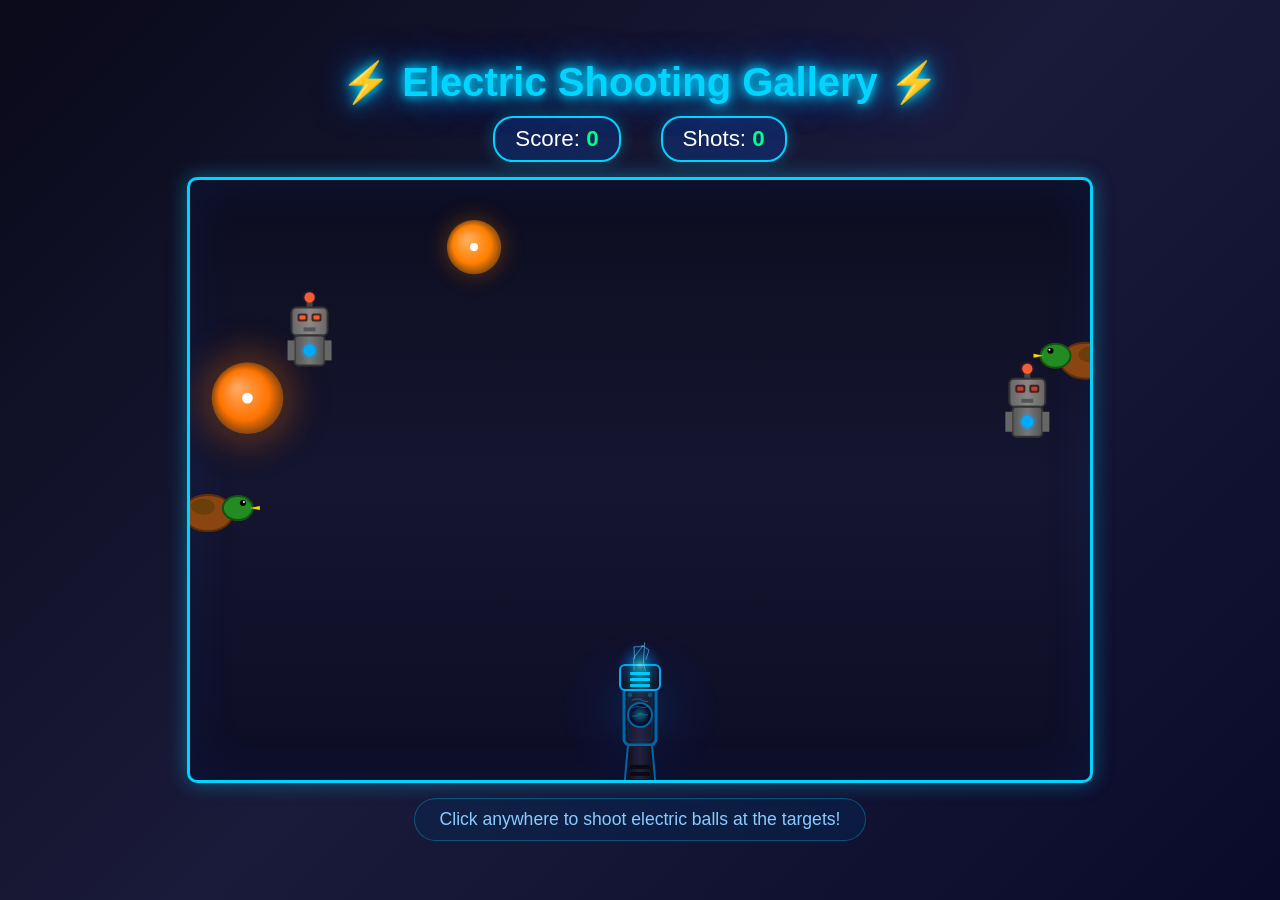
<file: index.html>
<!DOCTYPE html>
<html lang="en">
<head>
    <meta charset="UTF-8">
    <meta name="viewport" content="width=device-width, initial-scale=1.0">
    <title>Electric Ball Shooting Gallery - Jonathan's Game</title>
    <link rel="stylesheet" href="style.css">
</head>
<body>
    <div class="game-container">
        <div class="header">
            <h1>⚡ Electric Shooting Gallery ⚡</h1>
            <div class="stats">
                <span class="score">Score: <span id="score">0</span></span>
                <span class="shots">Shots: <span id="shots">0</span></span>
            </div>
        </div>
        <canvas id="gameCanvas"></canvas>
        <div class="instructions">
            Click anywhere to shoot electric balls at the targets!
        </div>
    </div>
    <script src="game.js"></script>
</body>
</html>
</file>
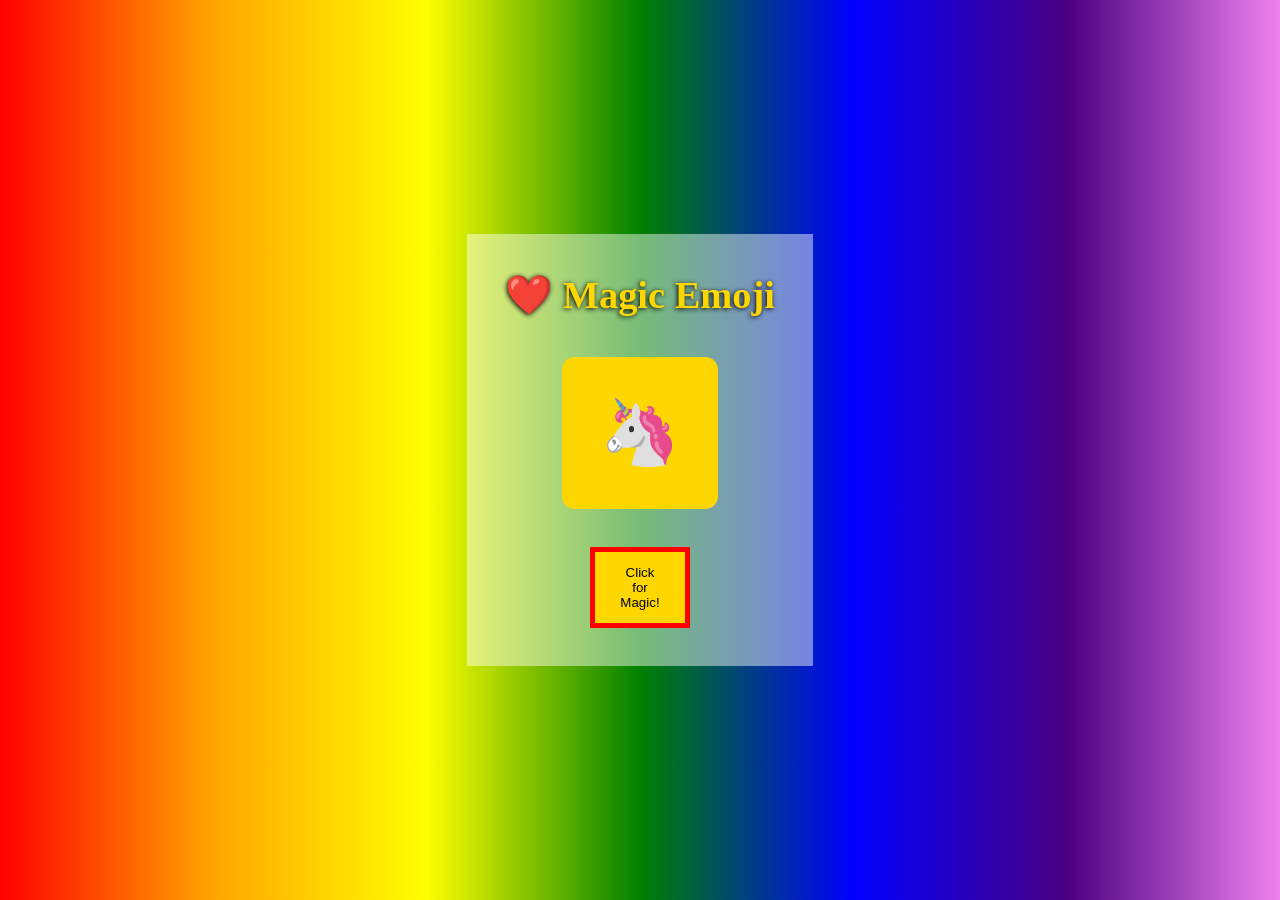
<file: magic-emoji/index.html>
<html>
  <head>
    <title>Magic Emoji</title>
    <link rel="stylesheet" href="style.css" />
  </head>
  <body>
    <div class="wrapper">
      <h1>❤️ Magic Emoji</h1>
      <div class="emoji-box">🦄</div>
      <button>Click <br> for<br> Magic!</button>
    </div>

    <script src="script.js"></script>
  </body>
</html>
</file>
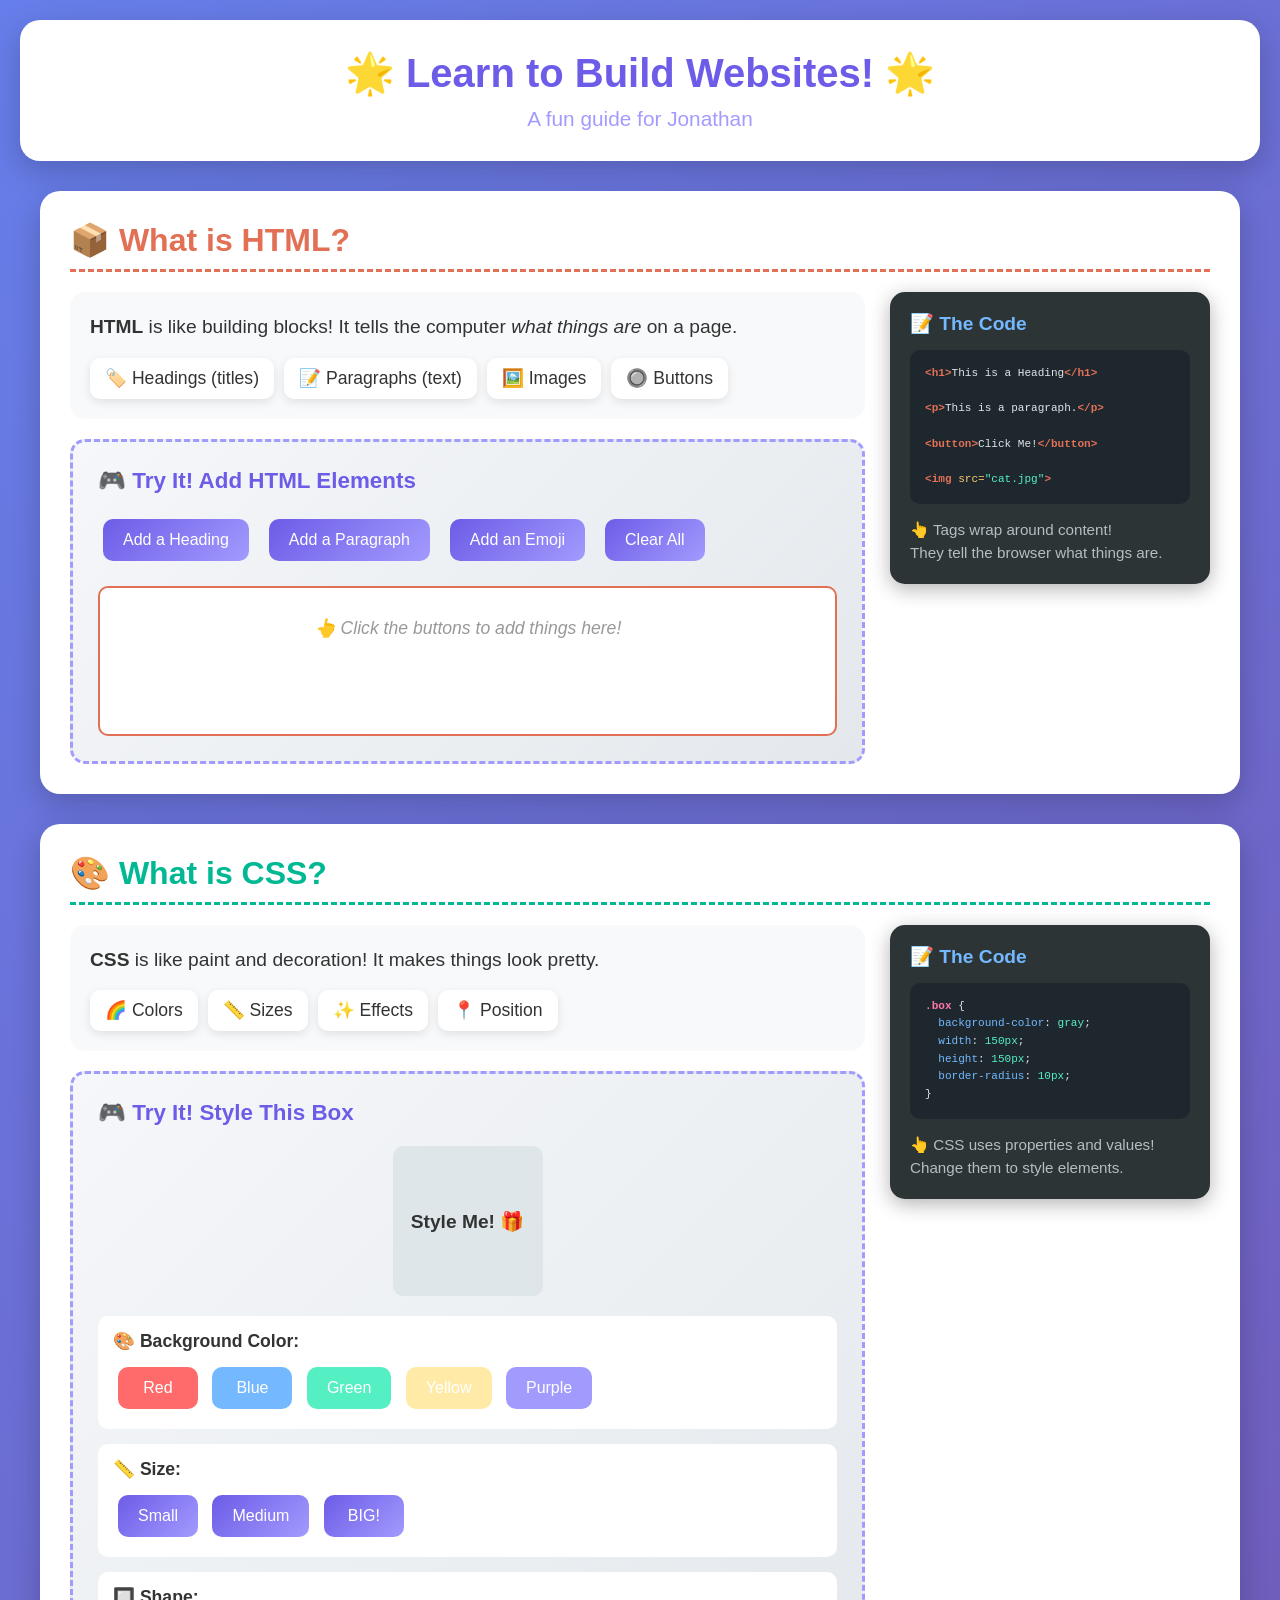
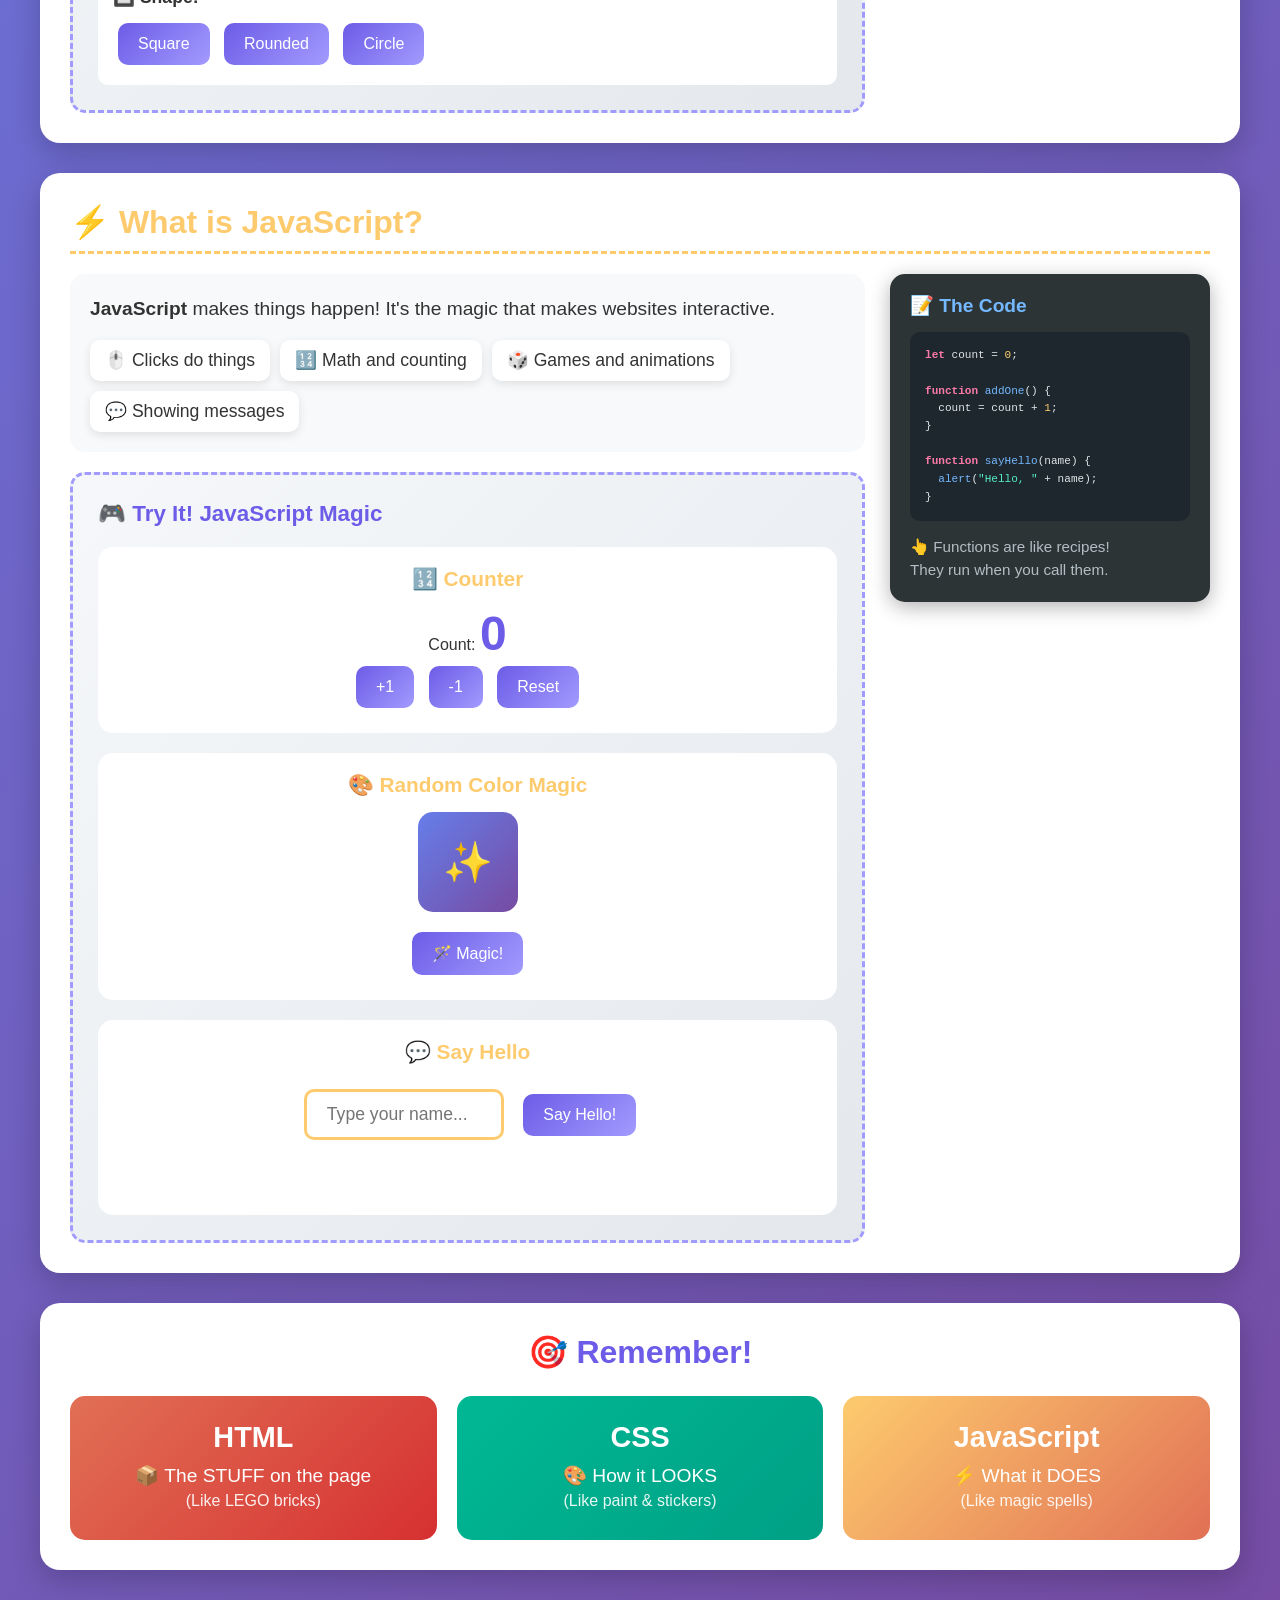
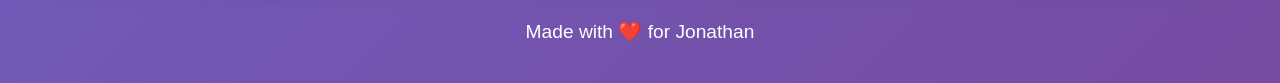
<file: tutorial/index.html>
<!DOCTYPE html>
<html lang="en">
<head>
    <meta charset="UTF-8">
    <meta name="viewport" content="width=device-width, initial-scale=1.0">
    <title>🎓 Jonathan's Web Tutorial</title>
    <link rel="stylesheet" href="style.css">
</head>
<body>
    <header>
        <h1>🌟 Learn to Build Websites! 🌟</h1>
        <p class="subtitle">A fun guide for Jonathan</p>
    </header>

    <main>
        <!-- HTML Section -->
        <section class="lesson html-lesson">
            <h2>📦 What is HTML?</h2>
            <div class="lesson-content">
                <div class="lesson-left">
                    <div class="explanation">
                        <p><strong>HTML</strong> is like building blocks! It tells the computer <em>what things are</em> on a page.</p>
                        <ul>
                            <li>🏷️ Headings (titles)</li>
                            <li>📝 Paragraphs (text)</li>
                            <li>🖼️ Images</li>
                            <li>🔘 Buttons</li>
                        </ul>
                    </div>
                    
                    <div class="interactive-box">
                        <h3>🎮 Try It! Add HTML Elements</h3>
                        <div class="button-row">
                            <button onclick="addHeading()">Add a Heading</button>
                            <button onclick="addParagraph()">Add a Paragraph</button>
                            <button onclick="addImage()">Add an Emoji</button>
                            <button onclick="clearHtmlDemo()">Clear All</button>
                        </div>
                        <div id="html-demo" class="demo-area">
                            <p class="placeholder">👆 Click the buttons to add things here!</p>
                        </div>
                    </div>
                </div>
                <div class="lesson-right">
                    <div class="code-panel">
                        <h3>📝 The Code</h3>
                        <pre><code><span class="tag">&lt;h1&gt;</span>This is a Heading<span class="tag">&lt;/h1&gt;</span>

<span class="tag">&lt;p&gt;</span>This is a paragraph.<span class="tag">&lt;/p&gt;</span>

<span class="tag">&lt;button&gt;</span>Click Me!<span class="tag">&lt;/button&gt;</span>

<span class="tag">&lt;img</span> <span class="attr">src=</span><span class="string">"cat.jpg"</span><span class="tag">&gt;</span></code></pre>
                        <p class="code-note">👆 Tags wrap around content!<br>They tell the browser what things are.</p>
                    </div>
                </div>
            </div>
        </section>

        <!-- CSS Section -->
        <section class="lesson css-lesson">
            <h2>🎨 What is CSS?</h2>
            <div class="lesson-content">
                <div class="lesson-left">
                    <div class="explanation">
                        <p><strong>CSS</strong> is like paint and decoration! It makes things look pretty.</p>
                        <ul>
                            <li>🌈 Colors</li>
                            <li>📏 Sizes</li>
                            <li>✨ Effects</li>
                            <li>📍 Position</li>
                        </ul>
                    </div>
                    
                    <div class="interactive-box">
                        <h3>🎮 Try It! Style This Box</h3>
                        <div id="css-target" class="style-target">
                            Style Me! 🎁
                        </div>
                        <div class="style-controls">
                            <div class="control-group">
                                <label>🎨 Background Color:</label>
                                <div class="color-buttons">
                                    <button onclick="changeColor('red')" style="background: #ff6b6b;">Red</button>
                                    <button onclick="changeColor('blue')" style="background: #74b9ff;">Blue</button>
                                    <button onclick="changeColor('green')" style="background: #55efc4;">Green</button>
                                    <button onclick="changeColor('yellow')" style="background: #ffeaa7;">Yellow</button>
                                    <button onclick="changeColor('purple')" style="background: #a29bfe;">Purple</button>
                                </div>
                            </div>
                            <div class="control-group">
                                <label>📏 Size:</label>
                                <div class="size-buttons">
                                    <button onclick="changeSize('small')">Small</button>
                                    <button onclick="changeSize('medium')">Medium</button>
                                    <button onclick="changeSize('big')">BIG!</button>
                                </div>
                            </div>
                            <div class="control-group">
                                <label>🔲 Shape:</label>
                                <div class="shape-buttons">
                                    <button onclick="changeShape('square')">Square</button>
                                    <button onclick="changeShape('rounded')">Rounded</button>
                                    <button onclick="changeShape('circle')">Circle</button>
                                </div>
                            </div>
                        </div>
                    </div>
                </div>
                <div class="lesson-right">
                    <div class="code-panel">
                        <h3>📝 The Code</h3>
                        <pre><code id="css-code-display"><span class="selector">.box</span> {
  <span class="property">background-color</span>: <span class="value">gray</span>;
  <span class="property">width</span>: <span class="value">150px</span>;
  <span class="property">height</span>: <span class="value">150px</span>;
  <span class="property">border-radius</span>: <span class="value">10px</span>;
}</code></pre>
                        <p class="code-note">👆 CSS uses properties and values!<br>Change them to style elements.</p>
                    </div>
                </div>
            </div>
        </section>

        <!-- JavaScript Section -->
        <section class="lesson js-lesson">
            <h2>⚡ What is JavaScript?</h2>
            <div class="lesson-content">
                <div class="lesson-left">
                    <div class="explanation">
                        <p><strong>JavaScript</strong> makes things happen! It's the magic that makes websites interactive.</p>
                        <ul>
                            <li>🖱️ Clicks do things</li>
                            <li>🔢 Math and counting</li>
                            <li>🎲 Games and animations</li>
                            <li>💬 Showing messages</li>
                        </ul>
                    </div>
                    
                    <div class="interactive-box">
                        <h3>🎮 Try It! JavaScript Magic</h3>
                        
                        <div class="js-demo">
                            <div class="demo-item">
                                <h4>🔢 Counter</h4>
                                <p>Count: <span id="counter" class="big-number">0</span></p>
                                <button onclick="addOne()">+1</button>
                                <button onclick="subtractOne()">-1</button>
                                <button onclick="resetCounter()">Reset</button>
                            </div>
                            
                            <div class="demo-item">
                                <h4>🎨 Random Color Magic</h4>
                                <div id="magic-box" class="magic-box">✨</div>
                                <button onclick="magicColor()">🪄 Magic!</button>
                            </div>
                            
                            <div class="demo-item">
                                <h4>💬 Say Hello</h4>
                                <input type="text" id="name-input" placeholder="Type your name...">
                                <button onclick="sayHello()">Say Hello!</button>
                                <p id="greeting" class="greeting"></p>
                            </div>
                        </div>
                    </div>
                </div>
                <div class="lesson-right">
                    <div class="code-panel">
                        <h3>📝 The Code</h3>
                        <pre><code id="js-code-display"><span class="keyword">let</span> count = <span class="number">0</span>;

<span class="keyword">function</span> <span class="function">addOne</span>() {
  count = count + <span class="number">1</span>;
}

<span class="keyword">function</span> <span class="function">sayHello</span>(name) {
  <span class="function">alert</span>(<span class="string">"Hello, "</span> + name);
}</code></pre>
                        <p class="code-note">👆 Functions are like recipes!<br>They run when you call them.</p>
                    </div>
                </div>
            </div>
        </section>

        <!-- Summary Section -->
        <section class="summary">
            <h2>🎯 Remember!</h2>
            <div class="summary-cards">
                <div class="card html-card">
                    <h3>HTML</h3>
                    <p>📦 The STUFF on the page</p>
                    <p class="analogy">(Like LEGO bricks)</p>
                </div>
                <div class="card css-card">
                    <h3>CSS</h3>
                    <p>🎨 How it LOOKS</p>
                    <p class="analogy">(Like paint & stickers)</p>
                </div>
                <div class="card js-card">
                    <h3>JavaScript</h3>
                    <p>⚡ What it DOES</p>
                    <p class="analogy">(Like magic spells)</p>
                </div>
            </div>
        </section>
    </main>

    <footer>
        <p>Made with ❤️ for Jonathan</p>
    </footer>

    <script src="script.js"></script>
</body>
</html>
</file>
<file: style.css>
* {
    margin: 0;
    padding: 0;
    box-sizing: border-box;
}

body {
    background: linear-gradient(135deg, #0a0a1a 0%, #1a1a3a 50%, #0a0a2a 100%);
    min-height: 100vh;
    display: flex;
    justify-content: center;
    align-items: center;
    font-family: 'Segoe UI', Tahoma, Geneva, Verdana, sans-serif;
    overflow: hidden;
}

.game-container {
    display: flex;
    flex-direction: column;
    align-items: center;
    gap: 15px;
}

.header {
    text-align: center;
}

h1 {
    color: #00d4ff;
    font-size: 2.5rem;
    text-shadow: 
        0 0 10px #00d4ff,
        0 0 20px #00d4ff,
        0 0 40px #0066ff;
    margin-bottom: 10px;
    animation: glow 2s ease-in-out infinite alternate;
}

@keyframes glow {
    from {
        text-shadow: 
            0 0 10px #00d4ff,
            0 0 20px #00d4ff,
            0 0 40px #0066ff;
    }
    to {
        text-shadow: 
            0 0 15px #00ffff,
            0 0 30px #00d4ff,
            0 0 60px #0088ff;
    }
}

.stats {
    display: flex;
    gap: 40px;
    justify-content: center;
}

.score, .shots {
    color: #ffffff;
    font-size: 1.4rem;
    background: rgba(0, 100, 255, 0.2);
    padding: 8px 20px;
    border-radius: 20px;
    border: 2px solid #00d4ff;
    box-shadow: 0 0 15px rgba(0, 212, 255, 0.3);
}

#score, #shots {
    color: #00ff88;
    font-weight: bold;
}

#gameCanvas {
    background: linear-gradient(180deg, #0d0d20 0%, #151530 50%, #0d0d25 100%);
    border: 3px solid #00d4ff;
    border-radius: 10px;
    box-shadow: 
        0 0 20px rgba(0, 212, 255, 0.4),
        inset 0 0 50px rgba(0, 100, 255, 0.1);
    cursor: crosshair;
}

.instructions {
    color: #88ccff;
    font-size: 1.1rem;
    background: rgba(0, 50, 100, 0.3);
    padding: 10px 25px;
    border-radius: 25px;
    border: 1px solid rgba(0, 212, 255, 0.3);
}
</file>
<file: magic-emoji/style.css>
body {
  display: grid;
  place-items: center;
  height: 100vh;
  margin: 0;
  background: linear-gradient(
    90deg,
    red,
    orange,
    yellow,
    green,
    blue,
    indigo,
    violet
  );
}

.wrapper {
  display: flex;
  flex-direction: column;
  align-items: center;

  gap: 3vw;
  padding: 3vw;
  background-color: #fff7;
}

h1 {
  margin: 0;
  font-size: 3vw;
  color: gold;
  text-shadow: -1px 1px 5px #000;
}

button {
  background: gold;
  padding: 1vw 2vw;
  border: solid 5px red;
  cursor: pointer;
  &:hover {
    background: linear-gradient(
      90deg,
      red,
      orange,
      yellow,
      green,
      blue,
      indigo,
      violet
    );
    color: white;
    text-shadow: -1px 1px 5px #000;
  }
}

.emoji-box {
  padding: 3vw;
  background: gold;
  border-radius: 1vw;
  font-size: 5vw;
  user-select: none;

  &.magic {
    animation: magic .7s ease-in-out;
  }
}

@keyframes magic {
  0% {
    transform: rotate(0deg);
  }
  50% {
    transform: rotate(360deg) scale(10);
    background: orange;
  }
  100% {
    transform: rotate(720deg);
  }
}
</file>
<file: tutorial/style.css>
* {
    margin: 0;
    padding: 0;
    box-sizing: border-box;
}

body {
    font-family: 'Comic Sans MS', 'Chalkboard', cursive, sans-serif;
    background: linear-gradient(135deg, #667eea 0%, #764ba2 100%);
    min-height: 100vh;
    padding: 20px;
    color: #333;
}

header {
    text-align: center;
    padding: 30px;
    background: white;
    border-radius: 20px;
    margin-bottom: 30px;
    box-shadow: 0 10px 30px rgba(0,0,0,0.2);
}

header h1 {
    font-size: 2.5em;
    color: #6c5ce7;
    margin-bottom: 10px;
}

.subtitle {
    font-size: 1.3em;
    color: #a29bfe;
}

main {
    max-width: 1200px;
    margin: 0 auto;
}

/* Split Layout */
.lesson-content {
    display: grid;
    grid-template-columns: 1fr 320px;
    gap: 25px;
    align-items: start;
}

.lesson-left {
    min-width: 0;
}

.lesson-right {
    position: sticky;
    top: 20px;
}

/* Code Panel */
.code-panel {
    background: #2d3436;
    border-radius: 15px;
    padding: 20px;
    color: #dfe6e9;
    font-family: 'Monaco', 'Consolas', 'Courier New', monospace;
    box-shadow: 0 5px 20px rgba(0,0,0,0.3);
}

.code-panel h3 {
    color: #74b9ff;
    margin-bottom: 15px;
    font-family: 'Comic Sans MS', 'Chalkboard', cursive, sans-serif;
    font-size: 1.2em;
}

.code-panel pre {
    background: #1e272e;
    padding: 15px;
    border-radius: 10px;
    overflow-x: auto;
    font-size: 0.85em;
    line-height: 1.6;
}

.code-panel code {
    white-space: pre;
}

.code-note {
    margin-top: 15px;
    font-size: 0.95em;
    color: #b2bec3;
    font-family: 'Comic Sans MS', 'Chalkboard', cursive, sans-serif;
    line-height: 1.5;
}

/* Code Syntax Colors */
.tag { color: #e17055; font-weight: bold; }
.attr { color: #fdcb6e; }
.string { color: #55efc4; }
.selector { color: #fd79a8; font-weight: bold; }
.property { color: #74b9ff; }
.value { color: #55efc4; }
.keyword { color: #fd79a8; font-weight: bold; }
.function { color: #74b9ff; }
.number { color: #fdcb6e; }
.comment { color: #636e72; font-style: italic; }

/* Lesson Sections */
.lesson {
    background: white;
    border-radius: 20px;
    padding: 30px;
    margin-bottom: 30px;
    box-shadow: 0 10px 30px rgba(0,0,0,0.2);
}

.lesson h2 {
    font-size: 2em;
    margin-bottom: 20px;
    padding-bottom: 10px;
    border-bottom: 3px dashed;
}

.html-lesson h2 { color: #e17055; border-color: #e17055; }
.css-lesson h2 { color: #00b894; border-color: #00b894; }
.js-lesson h2 { color: #fdcb6e; border-color: #fdcb6e; }

.explanation {
    background: #f8f9fa;
    padding: 20px;
    border-radius: 15px;
    margin-bottom: 20px;
}

.explanation p {
    font-size: 1.2em;
    margin-bottom: 15px;
    line-height: 1.6;
}

.explanation ul {
    list-style: none;
    display: flex;
    flex-wrap: wrap;
    gap: 10px;
}

.explanation li {
    background: white;
    padding: 10px 15px;
    border-radius: 10px;
    font-size: 1.1em;
    box-shadow: 0 3px 10px rgba(0,0,0,0.1);
}

/* Interactive Boxes */
.interactive-box {
    background: linear-gradient(135deg, #f5f7fa 0%, #e4e8ec 100%);
    padding: 25px;
    border-radius: 15px;
    border: 3px dashed #a29bfe;
}

.interactive-box h3 {
    color: #6c5ce7;
    margin-bottom: 20px;
    font-size: 1.4em;
}

/* Buttons */
button {
    background: linear-gradient(135deg, #6c5ce7 0%, #a29bfe 100%);
    color: white;
    border: none;
    padding: 12px 20px;
    border-radius: 10px;
    font-size: 1em;
    font-family: inherit;
    cursor: pointer;
    transition: all 0.3s ease;
    margin: 5px;
}

button:hover {
    transform: scale(1.05);
    box-shadow: 0 5px 15px rgba(108, 92, 231, 0.4);
}

button:active {
    transform: scale(0.95);
}

.button-row {
    display: flex;
    flex-wrap: wrap;
    gap: 10px;
    margin-bottom: 20px;
}

/* HTML Demo Area */
.demo-area {
    background: white;
    min-height: 150px;
    border-radius: 10px;
    padding: 20px;
    border: 2px solid #e17055;
}

.demo-area .placeholder {
    color: #999;
    font-style: italic;
    text-align: center;
}

.demo-area h1 { color: #e17055; margin: 10px 0; }
.demo-area p { margin: 10px 0; font-size: 1.1em; }
.demo-area .emoji-img { font-size: 3em; display: block; margin: 10px 0; }

/* CSS Demo Area */
.style-target {
    width: 150px;
    height: 150px;
    background: #dfe6e9;
    display: flex;
    align-items: center;
    justify-content: center;
    font-size: 1.2em;
    font-weight: bold;
    margin: 20px auto;
    transition: all 0.3s ease;
    border-radius: 10px;
}

.style-controls {
    display: flex;
    flex-direction: column;
    gap: 15px;
}

.control-group {
    background: white;
    padding: 15px;
    border-radius: 10px;
}

.control-group label {
    display: block;
    font-weight: bold;
    margin-bottom: 10px;
    font-size: 1.1em;
}

.color-buttons button,
.size-buttons button,
.shape-buttons button {
    min-width: 80px;
}

/* JS Demo Area */
.js-demo {
    display: grid;
    gap: 20px;
}

.demo-item {
    background: white;
    padding: 20px;
    border-radius: 15px;
    text-align: center;
}

.demo-item h4 {
    color: #fdcb6e;
    margin-bottom: 15px;
    font-size: 1.3em;
}

.big-number {
    font-size: 3em;
    color: #6c5ce7;
    font-weight: bold;
}

.magic-box {
    width: 100px;
    height: 100px;
    background: linear-gradient(135deg, #667eea 0%, #764ba2 100%);
    margin: 15px auto;
    border-radius: 15px;
    display: flex;
    align-items: center;
    justify-content: center;
    font-size: 2.5em;
    transition: all 0.3s ease;
}

#name-input {
    padding: 12px 20px;
    font-size: 1.1em;
    border: 3px solid #fdcb6e;
    border-radius: 10px;
    font-family: inherit;
    margin: 10px;
    width: 200px;
}

.greeting {
    font-size: 1.5em;
    color: #6c5ce7;
    margin-top: 15px;
    min-height: 30px;
}

/* Summary Section */
.summary {
    background: white;
    border-radius: 20px;
    padding: 30px;
    margin-bottom: 30px;
    box-shadow: 0 10px 30px rgba(0,0,0,0.2);
}

.summary h2 {
    text-align: center;
    color: #6c5ce7;
    margin-bottom: 25px;
    font-size: 2em;
}

.summary-cards {
    display: grid;
    grid-template-columns: repeat(auto-fit, minmax(200px, 1fr));
    gap: 20px;
}

.card {
    padding: 25px;
    border-radius: 15px;
    text-align: center;
    color: white;
    transition: transform 0.3s ease;
}

.card:hover {
    transform: translateY(-5px);
}

.card h3 {
    font-size: 1.8em;
    margin-bottom: 10px;
}

.card p {
    font-size: 1.2em;
    margin-bottom: 5px;
}

.card .analogy {
    font-size: 1em;
    opacity: 0.9;
}

.html-card { background: linear-gradient(135deg, #e17055 0%, #d63031 100%); }
.css-card { background: linear-gradient(135deg, #00b894 0%, #00a085 100%); }
.js-card { background: linear-gradient(135deg, #fdcb6e 0%, #e17055 100%); }

/* Footer */
footer {
    text-align: center;
    padding: 20px;
    color: white;
    font-size: 1.2em;
}

/* Responsive */
@media (max-width: 900px) {
    .lesson-content {
        grid-template-columns: 1fr;
    }
    
    .lesson-right {
        position: static;
    }
}

@media (max-width: 600px) {
    header h1 {
        font-size: 1.8em;
    }
    
    .lesson {
        padding: 20px;
    }
    
    .lesson h2 {
        font-size: 1.5em;
    }
    
    button {
        padding: 10px 15px;
        font-size: 0.9em;
    }
    
    .style-target {
        width: 120px;
        height: 120px;
    }
}
</file>
